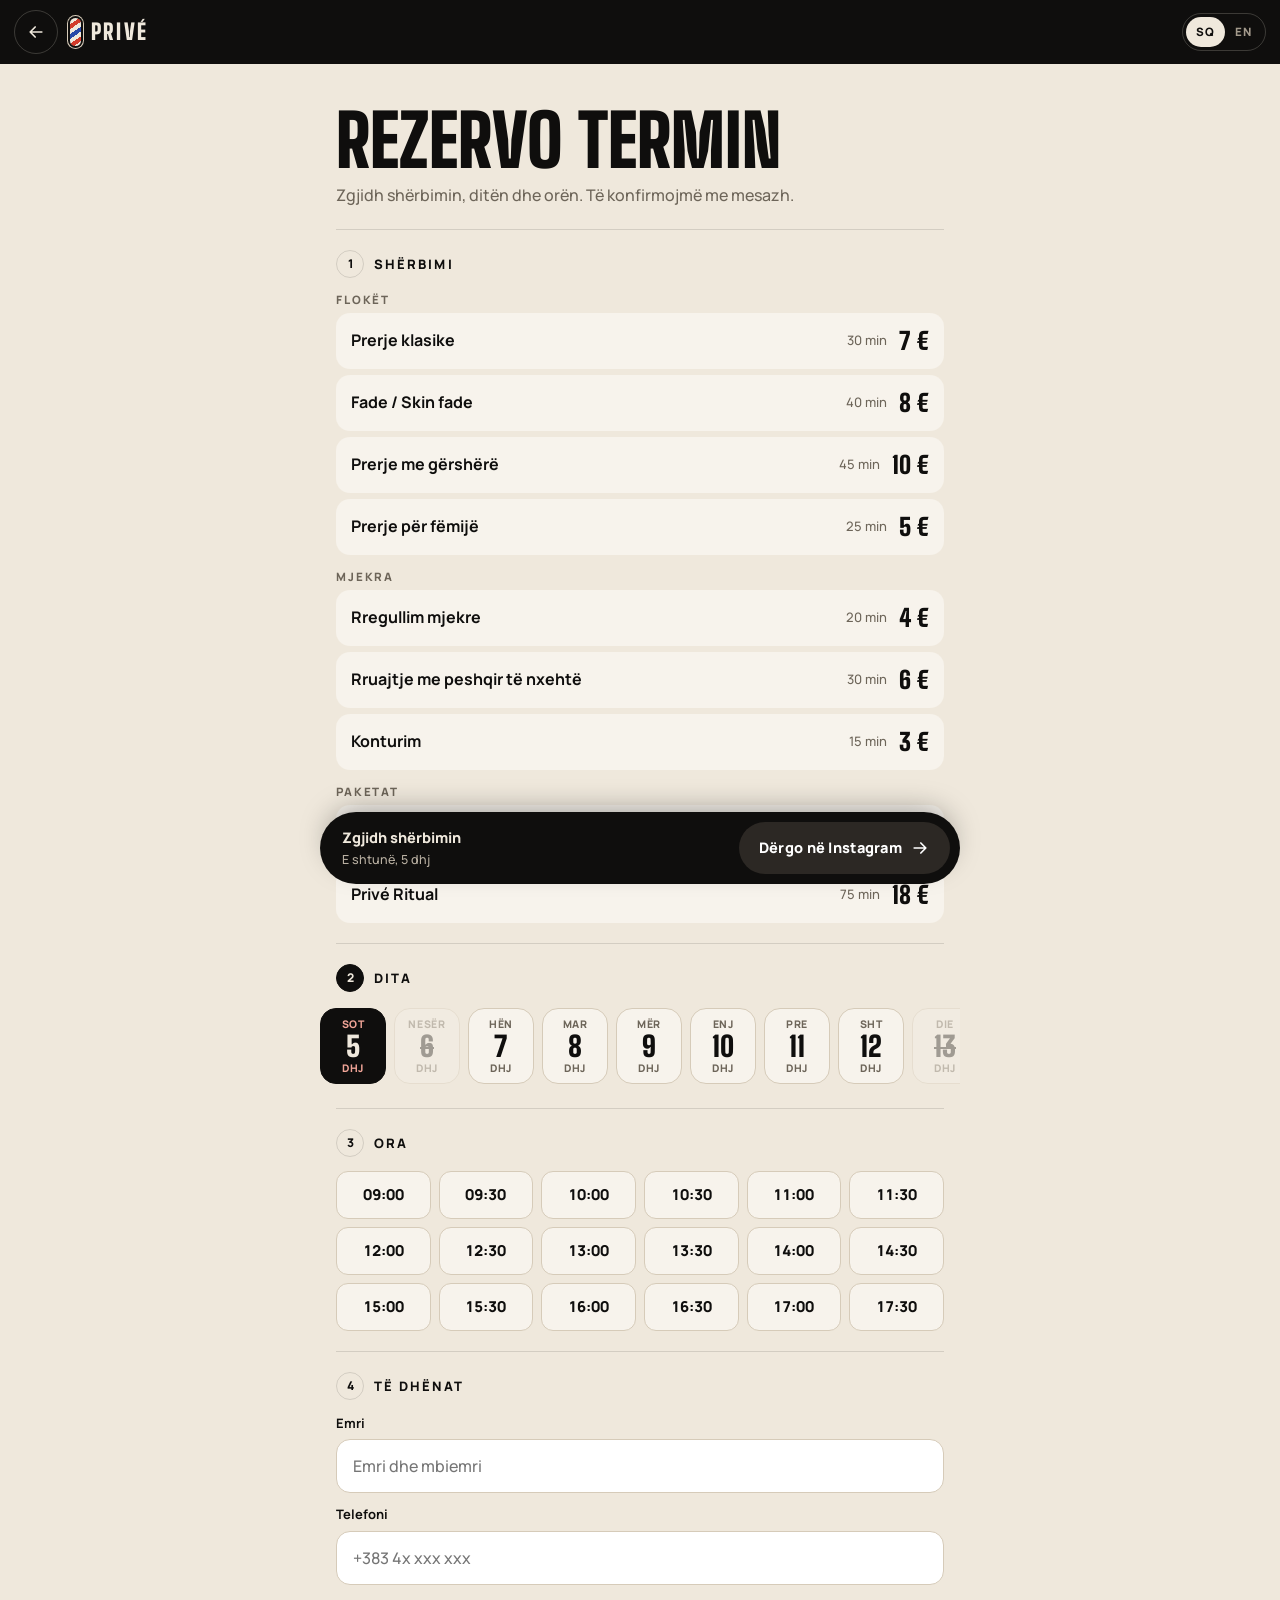
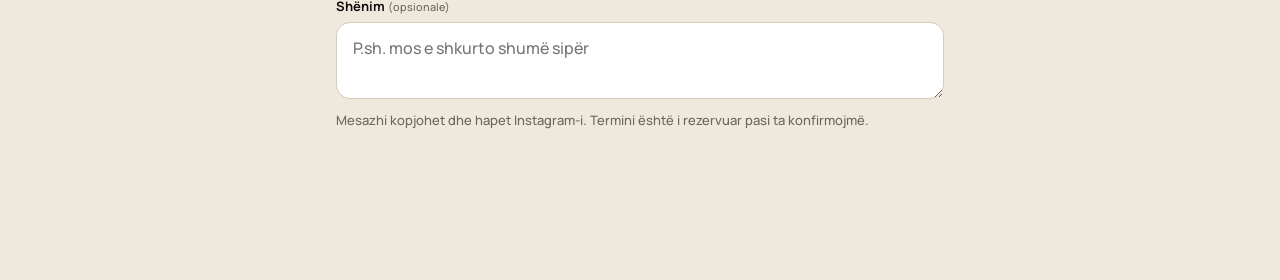
<file: book.html>
<!doctype html>
<html lang="sq">
<head>
  <meta charset="utf-8" />
  <meta name="viewport" content="width=device-width, initial-scale=1, viewport-fit=cover" />
  <title>Rezervo termin · Privé Hair Studio</title>
  <meta name="description" content="Rezervo terminin te Privé Hair Studio: zgjidh shërbimin, ditën dhe orën. Pa pritje." />
  <meta name="theme-color" content="#0f0e0d" />
  <link rel="canonical" href="https://ariongj.github.io/barber/book.html" />
  <meta property="og:type" content="website" />
  <meta property="og:site_name" content="Privé Hair Studio" />
  <meta property="og:title" content="Rezervo termin · Privé Hair Studio" />
  <meta property="og:description" content="Zgjidh shërbimin, ditën dhe orën. Pa pritje." />
  <meta property="og:url" content="https://ariongj.github.io/barber/book.html" />
  <meta property="og:image" content="https://ariongj.github.io/barber/assets/og.png" />
  <meta name="twitter:card" content="summary_large_image" />
  <link rel="icon" href="assets/favicon.svg" type="image/svg+xml" />
  <link rel="preconnect" href="https://fonts.googleapis.com" />
  <link rel="preconnect" href="https://fonts.gstatic.com" crossorigin />
  <link href="https://fonts.googleapis.com/css2?family=Big+Shoulders+Display:wght@800;900&family=Manrope:wght@500;600;700;800&display=swap" rel="stylesheet" />
  <link rel="stylesheet" href="css/book.css" />
</head>
<body>
  <header class="top">
    <a class="top__back" href="index.html" data-i18n-attr="aria-label:bk.back" aria-label="Kthehu te faqja">
      <svg viewBox="0 0 24 24" aria-hidden="true"><path d="M19 12H5M11 6l-6 6 6 6"/></svg>
    </a>
    <a class="top__brand" href="index.html"><i aria-hidden="true"></i>PRIVÉ</a>
    <div class="lang" role="group" aria-label="Gjuha / Language">
      <button type="button" data-lang="sq" aria-pressed="true">SQ</button>
      <button type="button" data-lang="en" aria-pressed="false">EN</button>
    </div>
  </header>

  <main class="page" id="page">
    <div class="intro">
      <h1 data-i18n="bk.title">Rezervo termin</h1>
      <p data-i18n="bk.lead">Zgjidh shërbimin, ditën dhe orën. Të konfirmojmë me mesazh.</p>
    </div>

    <form id="form" novalidate>
      <section class="step" id="stepService" aria-labelledby="hService">
        <h2 id="hService"><span class="step__n">1</span><span data-i18n="bk.service">Shërbimi</span></h2>
        <div class="picked" id="picked" hidden></div>
        <div class="services" id="services"></div>
      </section>

      <section class="step" id="stepDay" aria-labelledby="hDay">
        <h2 id="hDay"><span class="step__n">2</span><span data-i18n="bk.day">Dita</span></h2>
        <div class="days" id="days"></div>
      </section>

      <section class="step" id="stepTime" aria-labelledby="hTime">
        <h2 id="hTime"><span class="step__n">3</span><span data-i18n="bk.time">Ora</span></h2>
        <div class="slots" id="slots"></div>
      </section>

      <section class="step" id="stepYou" aria-labelledby="hYou">
        <h2 id="hYou"><span class="step__n">4</span><span data-i18n="bk.you">Të dhënat</span></h2>
        <label class="field"><span data-i18n="bk.name">Emri</span>
          <input id="name" name="name" type="text" autocomplete="name" required data-i18n-attr="placeholder:bk.nameP" placeholder="Emri dhe mbiemri" /></label>
        <label class="field"><span data-i18n="bk.phone">Telefoni</span>
          <input id="phone" name="phone" type="tel" autocomplete="tel" inputmode="tel" required placeholder="+383 4x xxx xxx" /></label>
        <label class="field"><span><span data-i18n="bk.note">Shënim</span> <small data-i18n="bk.optional">(opsionale)</small></span>
          <textarea id="note" name="note" rows="2" data-i18n-attr="placeholder:bk.noteP" placeholder="P.sh. mos e shkurto shumë sipër"></textarea></label>
        <p class="fine" id="fine"></p>
      </section>
    </form>
  </main>

  <!-- Sticky summary + send -->
  <div class="bar" id="bar">
    <div class="bar__sum">
      <b id="sumMain">–</b>
      <span id="sumSub"></span>
    </div>
    <button type="submit" form="form" class="send" id="send">
      <span id="sendLabel">Dërgo</span>
      <svg viewBox="0 0 24 24" aria-hidden="true"><path d="M5 12h14M13 6l6 6-6 6"/></svg>
    </button>
  </div>

  <!-- After sending -->
  <section class="done" id="done" hidden aria-live="polite">
    <div class="done__card">
      <div class="done__stamp" data-i18n="bk.sent">E dërguar</div>
      <p class="done__no">Nr. <b id="doneNo">0000</b></p>
      <h2 data-i18n="bk.doneTitle">Kërkesa u dërgua</h2>
      <p id="doneText"></p>
      <dl class="done__rows" id="doneRows"></dl>
      <div class="done__actions">
        <a class="send send--ghost" id="doneAgain" target="_blank" rel="noopener"></a>
        <a class="link" href="index.html" data-i18n="bk.home">Kthehu në faqe</a>
      </div>
    </div>
  </section>

  <div class="toast" id="toast" role="status" aria-live="polite" hidden></div>

  <script src="js/config.js"></script>
  <script src="js/i18n.js"></script>
  <script src="js/book.js"></script>
</body>
</html>
</file>
<file: css/book.css>
/* Privé Hair Studio · booking page (phone first) */

:root {
  --ink: #0f0e0d;
  --ink-2: #171513;
  --ink-4: #2c2824;
  --bone: #efe8dc;
  --bone-2: #e5dccd;
  --bone-3: #d6cbb9;
  --paper: #f7f3ec;
  --red: #d23b2a;
  --red-2: #e64f3d;
  --blue: #2848a8;
  --muted: #6d6559;
  --line: rgba(15, 14, 13, .12);
  --display: "Big Shoulders Display", "Arial Narrow", Impact, sans-serif;
  --sans: "Manrope", system-ui, -apple-system, "Segoe UI", sans-serif;
  --ease: cubic-bezier(.2, .7, .1, 1);
}

*, *::before, *::after { box-sizing: border-box; }
html { -webkit-text-size-adjust: 100%; scroll-padding-top: 80px; }
body {
  margin: 0; min-height: 100vh; background: var(--bone); color: var(--ink);
  font: 500 16px/1.5 var(--sans); -webkit-font-smoothing: antialiased;
  padding-bottom: calc(110px + env(safe-area-inset-bottom));
}
[hidden] { display: none !important; }
a { color: inherit; text-decoration: none; }
button, input, textarea { font: inherit; color: inherit; }
button { cursor: pointer; }
h1, h2, h3, p { margin: 0; }
svg { display: block; width: 20px; height: 20px; fill: none; stroke: currentColor; stroke-width: 2; stroke-linecap: round; stroke-linejoin: round; }
:focus-visible { outline: 2px solid var(--red); outline-offset: 2px; border-radius: 8px; }

/* ---------- top bar ---------- */
.top {
  position: sticky; top: 0; z-index: 20; display: flex; align-items: center; gap: 12px;
  height: 64px; padding: 0 max(14px, env(safe-area-inset-left));
  background: var(--ink); color: var(--bone);
}
.top__back { display: grid; place-items: center; width: 44px; height: 44px; border-radius: 50%; border: 1px solid rgba(239, 232, 220, .2); }
.top__back:hover { background: rgba(239, 232, 220, .08); }
.top__brand { display: flex; align-items: center; gap: 10px; margin-right: auto; font: 900 22px/1 var(--display); letter-spacing: .1em; }
.top__brand i {
  width: 11px; height: 28px; border-radius: 6px; box-shadow: 0 0 0 2px var(--ink), 0 0 0 3px var(--bone-3);
  background: repeating-linear-gradient(-35deg, var(--bone) 0 4px, var(--red) 4px 8px, var(--bone) 8px 12px, var(--blue) 12px 16px);
}
.lang { display: inline-flex; padding: 3px; border-radius: 999px; border: 1px solid rgba(239, 232, 220, .2); }
.lang button { border: 0; background: none; padding: 6px 10px; border-radius: 999px; font-size: 11.5px; font-weight: 800; letter-spacing: .08em; color: #a39a8c; }
.lang button[aria-pressed="true"] { background: var(--bone); color: var(--ink); }

/* ---------- page ---------- */
.page { width: 100%; max-width: 640px; margin: 0 auto; padding: 26px 16px 20px; }
.intro { margin-bottom: 22px; }
.intro h1 { font: 900 clamp(46px, 13vw, 72px)/.9 var(--display); text-transform: uppercase; margin-bottom: 10px; }
.intro p { color: var(--muted); }

.step { padding: 20px 0; border-top: 1px solid var(--line); scroll-margin-top: 76px; }
.step h2 { display: flex; align-items: center; gap: 10px; margin-bottom: 14px; font: 800 13px var(--sans); letter-spacing: .16em; text-transform: uppercase; }
.step__n {
  display: inline-grid; place-items: center; width: 28px; height: 28px; border-radius: 50%;
  border: 1.5px solid var(--line); font-size: 12px; letter-spacing: 0; transition: background .25s, color .25s, border-color .25s;
}
.step.is-done .step__n { background: var(--ink); border-color: var(--ink); color: var(--bone); }
.step.is-missing { animation: nudge .5s var(--ease); }
.step.is-missing .step__n { background: var(--red); border-color: var(--red); color: #fff; }
@keyframes nudge { 20%, 60% { transform: translateX(-6px); } 40%, 80% { transform: translateX(6px); } }

/* service */
.picked {
  display: grid; grid-template-columns: 1fr auto; gap: 4px 14px; align-items: center;
  padding: 16px 16px 14px; border-radius: 18px; background: var(--ink); color: var(--bone);
}
.picked__main b { display: block; font: 900 26px/1 var(--display); text-transform: uppercase; }
.picked__main span { display: block; margin-top: 6px; font-size: 13.5px; color: #b9b0a2; }
.picked__side { text-align: right; }
.picked__side b { display: block; font: 900 30px/1 var(--display); color: #fff; }
.picked__side span { font-size: 13px; color: #b9b0a2; }
.picked__change {
  grid-column: 1 / -1; justify-self: start; margin-top: 8px; padding: 8px 14px; border-radius: 999px;
  border: 1px solid rgba(239, 232, 220, .25); background: none; color: var(--bone); font-size: 13px; font-weight: 700;
}
.picked__change:hover { border-color: var(--bone); }

.group + .group { margin-top: 14px; }
.group h3 { margin: 0 0 6px; font: 800 11.5px var(--sans); letter-spacing: .16em; text-transform: uppercase; color: var(--muted); }
.svc {
  position: relative; display: grid; grid-template-columns: 1fr auto auto; align-items: center; gap: 12px;
  min-height: 56px; padding: 10px 14px; margin-top: 6px; border-radius: 14px;
  background: var(--paper); border: 1.5px solid transparent; cursor: pointer; transition: border-color .2s, background .2s;
}
.svc input { position: absolute; opacity: 0; pointer-events: none; }
.svc__name { font-weight: 700; line-height: 1.3; }
.svc__min { font-size: 13px; color: var(--muted); white-space: nowrap; }
.svc__price { font: 900 24px/1 var(--display); white-space: nowrap; }
.svc:hover { border-color: var(--bone-3); }
.svc:has(input:checked) { border-color: var(--red); background: #fff; }
.svc:has(input:focus-visible) { outline: 2px solid var(--red); outline-offset: 2px; }

/* days + times */
.days { display: flex; gap: 8px; overflow-x: auto; scrollbar-width: none; margin: 0 -16px; padding: 2px 16px 4px; scroll-snap-type: x proximity; }
.days::-webkit-scrollbar { display: none; }
.day {
  flex: none; width: 66px; padding: 10px 0 9px; border-radius: 16px; border: 1.5px solid var(--bone-3); background: var(--paper);
  display: flex; flex-direction: column; align-items: center; gap: 3px; line-height: 1; scroll-snap-align: start;
  transition: background .2s, color .2s, border-color .2s;
}
.day small { font-size: 10.5px; font-weight: 800; letter-spacing: .06em; text-transform: uppercase; color: var(--muted); }
.day b { font: 900 28px/1 var(--display); }
.day[aria-pressed="true"] { background: var(--ink); border-color: var(--ink); color: var(--bone); }
.day[aria-pressed="true"] small { color: #f0a497; }
.day:disabled { opacity: .35; cursor: not-allowed; }
.day:disabled b { text-decoration: line-through; text-decoration-thickness: 2px; }

.slots { display: grid; grid-template-columns: repeat(4, minmax(0, 1fr)); gap: 8px; }
.slot {
  min-height: 48px; border-radius: 12px; border: 1.5px solid var(--bone-3); background: var(--paper);
  font-weight: 800; font-size: 15px; font-variant-numeric: tabular-nums; transition: background .2s, color .2s, border-color .2s;
}
.slot:hover { border-color: var(--muted); }
.slot[aria-pressed="true"] { background: var(--red); border-color: var(--red); color: #fff; }
.empty { grid-column: 1 / -1; padding: 16px; border-radius: 14px; border: 1.5px dashed var(--bone-3); color: var(--muted); text-align: center; font-size: 14px; }

/* details */
.field { display: flex; flex-direction: column; gap: 6px; margin-bottom: 12px; font-size: 13px; font-weight: 700; }
.field small { font-weight: 500; color: var(--muted); }
.field input, .field textarea {
  width: 100%; min-height: 54px; padding: 14px 16px; border-radius: 14px; border: 1.5px solid var(--bone-3);
  background: #fff; font-size: 16px; font-weight: 500; transition: border-color .2s, box-shadow .2s;
}
.field textarea { min-height: 76px; resize: vertical; line-height: 1.45; }
.field input:focus, .field textarea:focus { outline: none; border-color: var(--red); box-shadow: 0 0 0 4px rgba(210, 59, 42, .15); }
.fine { font-size: 13px; color: var(--muted); }

/* ---------- sticky bar ---------- */
.bar {
  position: fixed; left: 0; right: 0; bottom: 0; z-index: 30;
  display: flex; align-items: center; gap: 12px; padding: 12px 14px calc(12px + env(safe-area-inset-bottom));
  background: var(--ink); color: var(--bone); box-shadow: 0 -10px 30px -10px rgba(0, 0, 0, .4);
}
.bar__sum { flex: 1; min-width: 0; display: flex; flex-direction: column; gap: 2px; }
.bar__sum b { font-size: 14.5px; font-weight: 800; white-space: nowrap; overflow: hidden; text-overflow: ellipsis; }
.bar__sum span { font-size: 12.5px; color: #b9b0a2; white-space: nowrap; overflow: hidden; text-overflow: ellipsis; }
.send {
  flex: none; display: inline-flex; align-items: center; justify-content: center; gap: 8px; min-height: 52px; padding: 0 20px;
  border: 0; border-radius: 999px; background: var(--ink-4); color: #fff; font-weight: 800; font-size: 14.5px; letter-spacing: .02em;
  transition: background .25s, transform .15s;
}
.send.is-ready { background: var(--red); }
.send.is-ready:hover { background: var(--red-2); }
.send:active { transform: scale(.97); }
.send--ghost { background: var(--ink); }

/* ---------- done ---------- */
.done { padding: 30px 16px 40px; display: grid; place-items: start center; }
.done__card {
  position: relative; width: 100%; max-width: 520px; padding: 30px 22px 24px; border-radius: 24px;
  background: var(--paper); border: 1px solid var(--line); overflow: hidden; animation: up .5s var(--ease);
}
@keyframes up { from { opacity: 0; transform: translateY(16px); } }
.done__stamp {
  position: absolute; top: 22px; right: 18px; padding: 6px 12px; border: 3px solid var(--red); border-radius: 10px;
  color: var(--red); font: 900 22px/1 var(--display); text-transform: uppercase; transform: rotate(-10deg);
  animation: stamp .45s cubic-bezier(.3, 1.6, .5, 1) .15s both;
}
@keyframes stamp { from { transform: rotate(-10deg) scale(2); opacity: 0; } }
.done__no { font-size: 13px; color: var(--muted); }
.done__no b { font: 900 22px var(--display); color: var(--red); }
.done h2 { margin: 8px 0 10px; font: 900 40px/.95 var(--display); text-transform: uppercase; }
.done p { color: var(--muted); }
.done__rows { margin: 18px 0; }
.done__rows div { display: flex; justify-content: space-between; gap: 16px; padding: 10px 0; border-top: 1px solid var(--line); font-size: 15px; }
.done__rows dt { color: var(--muted); }
.done__rows dd { margin: 0; font-weight: 800; text-align: right; }
.done__actions { display: flex; flex-direction: column; align-items: stretch; gap: 12px; }
.done__actions .send { width: 100%; }
.link { text-align: center; font-weight: 700; text-decoration: underline; text-underline-offset: 3px; }

.toast {
  position: fixed; left: 50%; bottom: calc(96px + env(safe-area-inset-bottom)); z-index: 40; max-width: min(92vw, 440px);
  padding: 12px 18px; border-radius: 14px; background: var(--ink); color: var(--bone); font-size: 14px; font-weight: 700; text-align: center;
  transform: translate(-50%, 16px); opacity: 0; transition: opacity .25s, transform .3s var(--ease);
}
.toast.is-on { opacity: 1; transform: translate(-50%, 0); }

@media (min-width: 700px) {
  .page { padding-top: 44px; }
  .slots { grid-template-columns: repeat(6, minmax(0, 1fr)); }
  .bar { left: 50%; right: auto; bottom: 16px; width: min(640px, calc(100% - 32px)); transform: translateX(-50%); border-radius: 999px; padding: 10px 10px 10px 22px; }
}
@media (prefers-reduced-motion: reduce) {
  *, *::before, *::after { animation-duration: .001ms !important; transition-duration: .001ms !important; }
}
</file>
